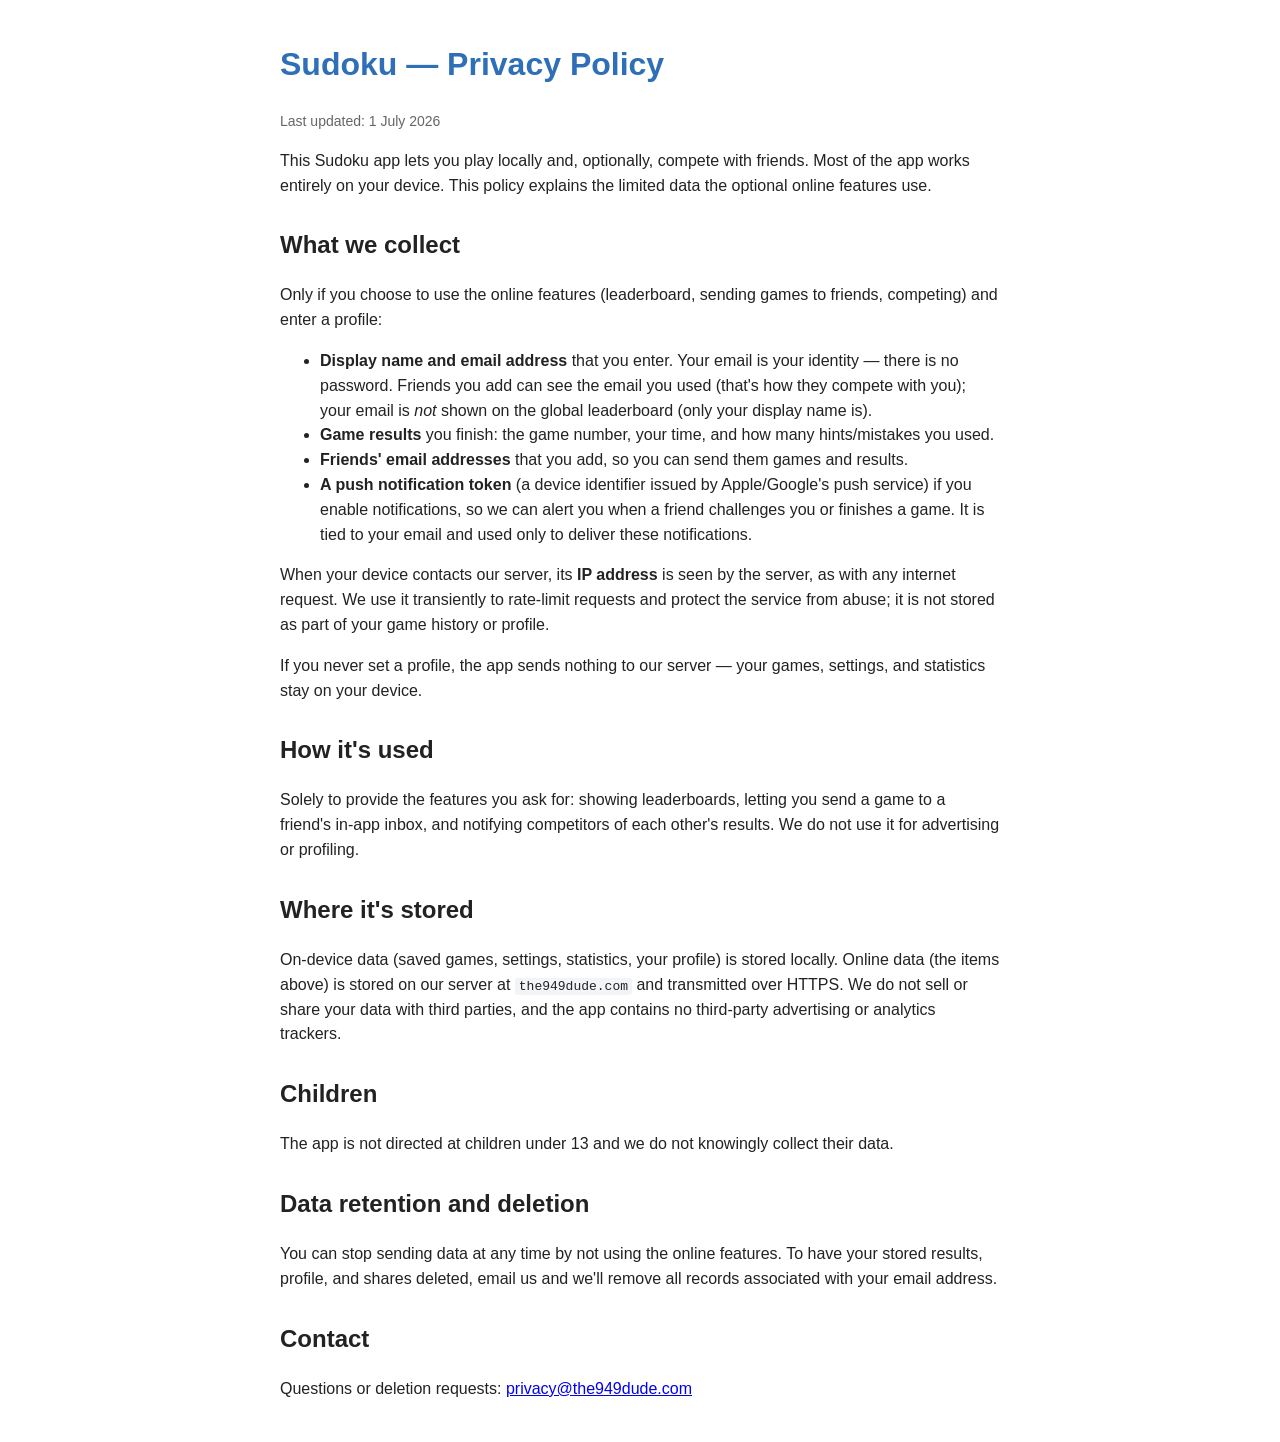
<file: server/privacy.html>
<!DOCTYPE html>
<html lang="en">
<head>
<meta charset="utf-8">
<meta name="viewport" content="width=device-width, initial-scale=1">
<title>Sudoku — Privacy Policy</title>
<style>
  body { font-family: -apple-system, Arial, sans-serif; max-width: 720px;
         margin: 40px auto; padding: 0 16px; color: #222; line-height: 1.55; }
  h1 { color: #2E6FB7; }
  h2 { margin-top: 28px; }
  code { background: #f2f4f8; padding: 1px 4px; border-radius: 3px; }
  .muted { color: #666; font-size: 14px; }
</style>
</head>
<body>
<h1>Sudoku — Privacy Policy</h1>
<p class="muted">Last updated: 1 July 2026</p>

<p>This Sudoku app lets you play locally and, optionally, compete with friends.
Most of the app works entirely on your device. This policy explains the limited
data the optional online features use.</p>

<h2>What we collect</h2>
<p>Only if you choose to use the online features (leaderboard, sending games to
friends, competing) and enter a profile:</p>
<ul>
  <li><strong>Display name and email address</strong> that you enter. Your email
      is your identity — there is no password. Friends you add can see the email
      you used (that's how they compete with you); your email is <em>not</em>
      shown on the global leaderboard (only your display name is).</li>
  <li><strong>Game results</strong> you finish: the game number, your time, and
      how many hints/mistakes you used.</li>
  <li><strong>Friends' email addresses</strong> that you add, so you can send
      them games and results.</li>
  <li><strong>A push notification token</strong> (a device identifier issued by
      Apple/Google's push service) if you enable notifications, so we can alert
      you when a friend challenges you or finishes a game. It is tied to your
      email and used only to deliver these notifications.</li>
</ul>
<p>When your device contacts our server, its <strong>IP address</strong> is seen
by the server, as with any internet request. We use it transiently to rate‑limit
requests and protect the service from abuse; it is not stored as part of your
game history or profile.</p>
<p>If you never set a profile, the app sends nothing to our server — your games,
settings, and statistics stay on your device.</p>

<h2>How it's used</h2>
<p>Solely to provide the features you ask for: showing leaderboards, letting you
send a game to a friend's in‑app inbox, and notifying competitors of each
other's results. We do not use it for advertising or profiling.</p>

<h2>Where it's stored</h2>
<p>On‑device data (saved games, settings, statistics, your profile) is stored
locally. Online data (the items above) is stored on our server at
<code>the949dude.com</code> and transmitted over HTTPS. We do not sell or share
your data with third parties, and the app contains no third‑party advertising or
analytics trackers.</p>

<h2>Children</h2>
<p>The app is not directed at children under 13 and we do not knowingly collect
their data.</p>

<h2>Data retention and deletion</h2>
<p>You can stop sending data at any time by not using the online features. To
have your stored results, profile, and shares deleted, email us and we'll remove
all records associated with your email address.</p>

<h2>Contact</h2>
<p>Questions or deletion requests:
<a href="mailto:privacy@the949dude.com">privacy@the949dude.com</a></p>

</body>
</html>
</file>
